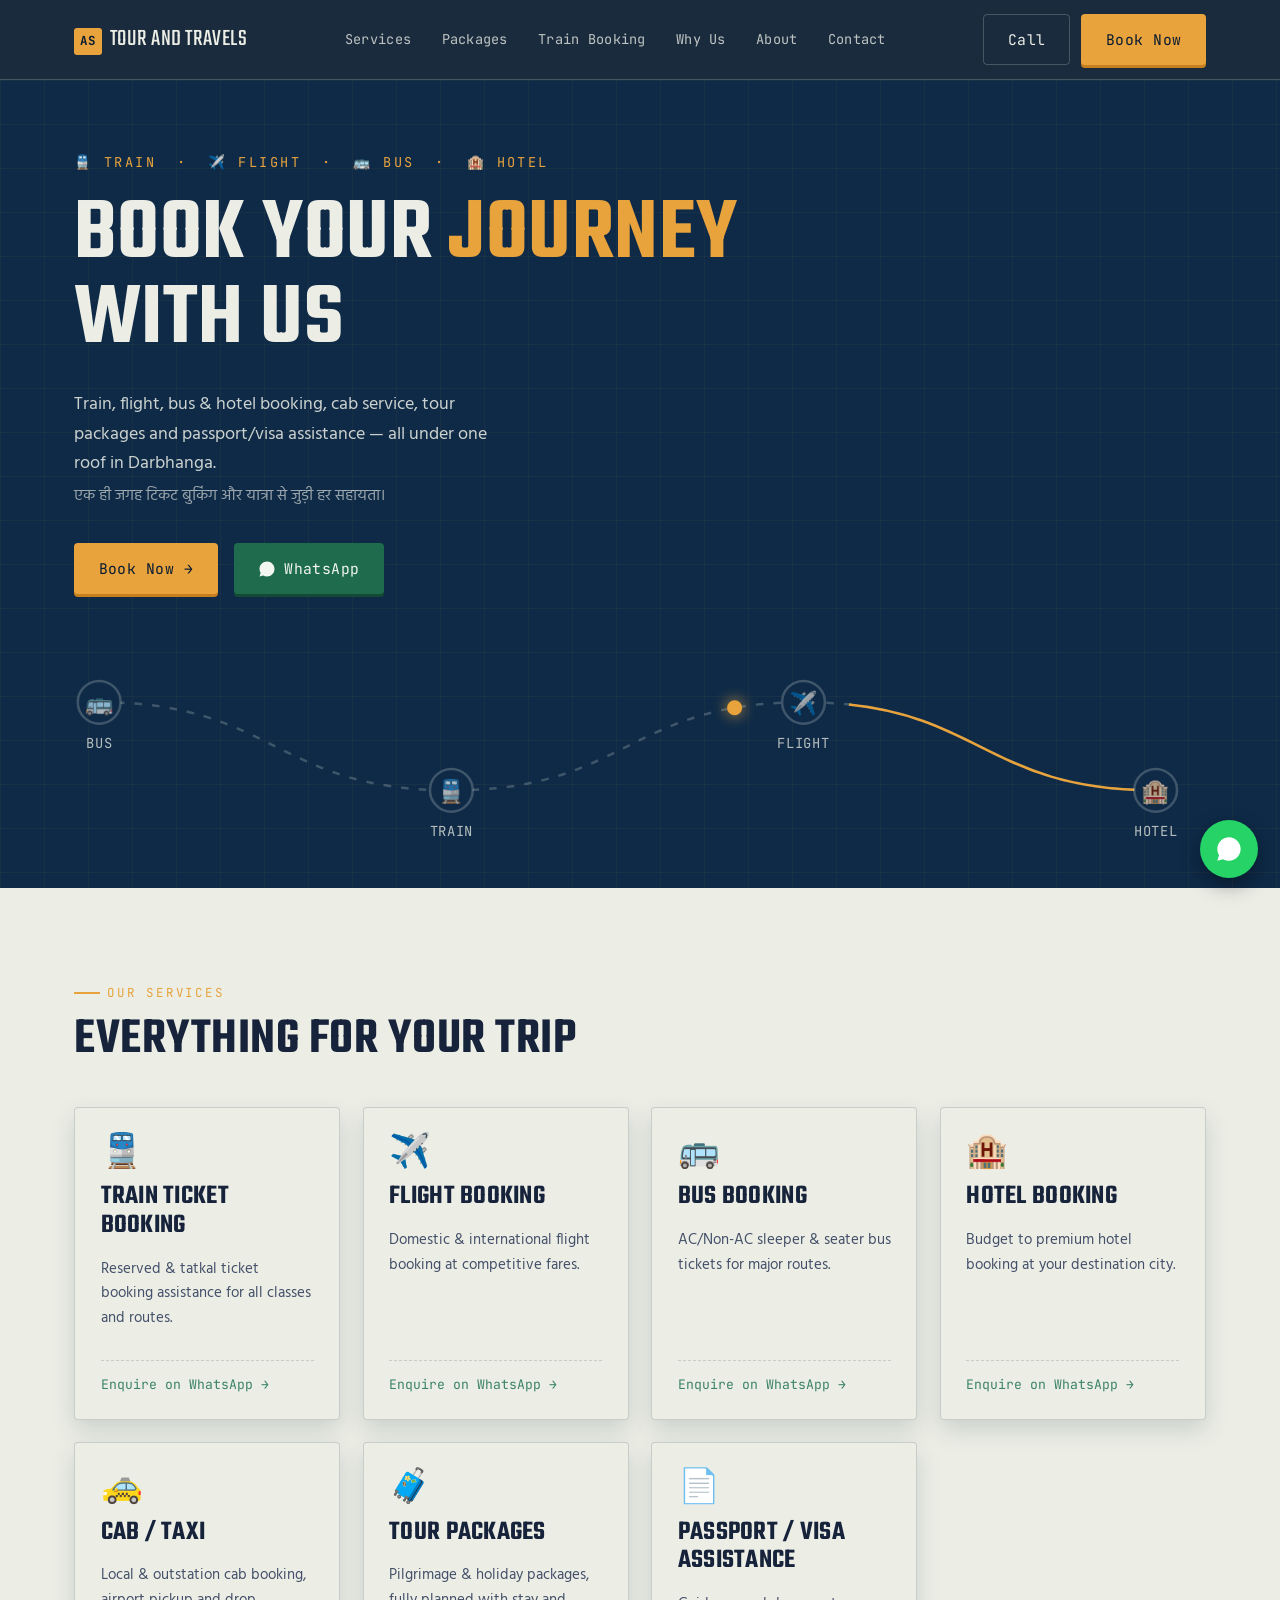
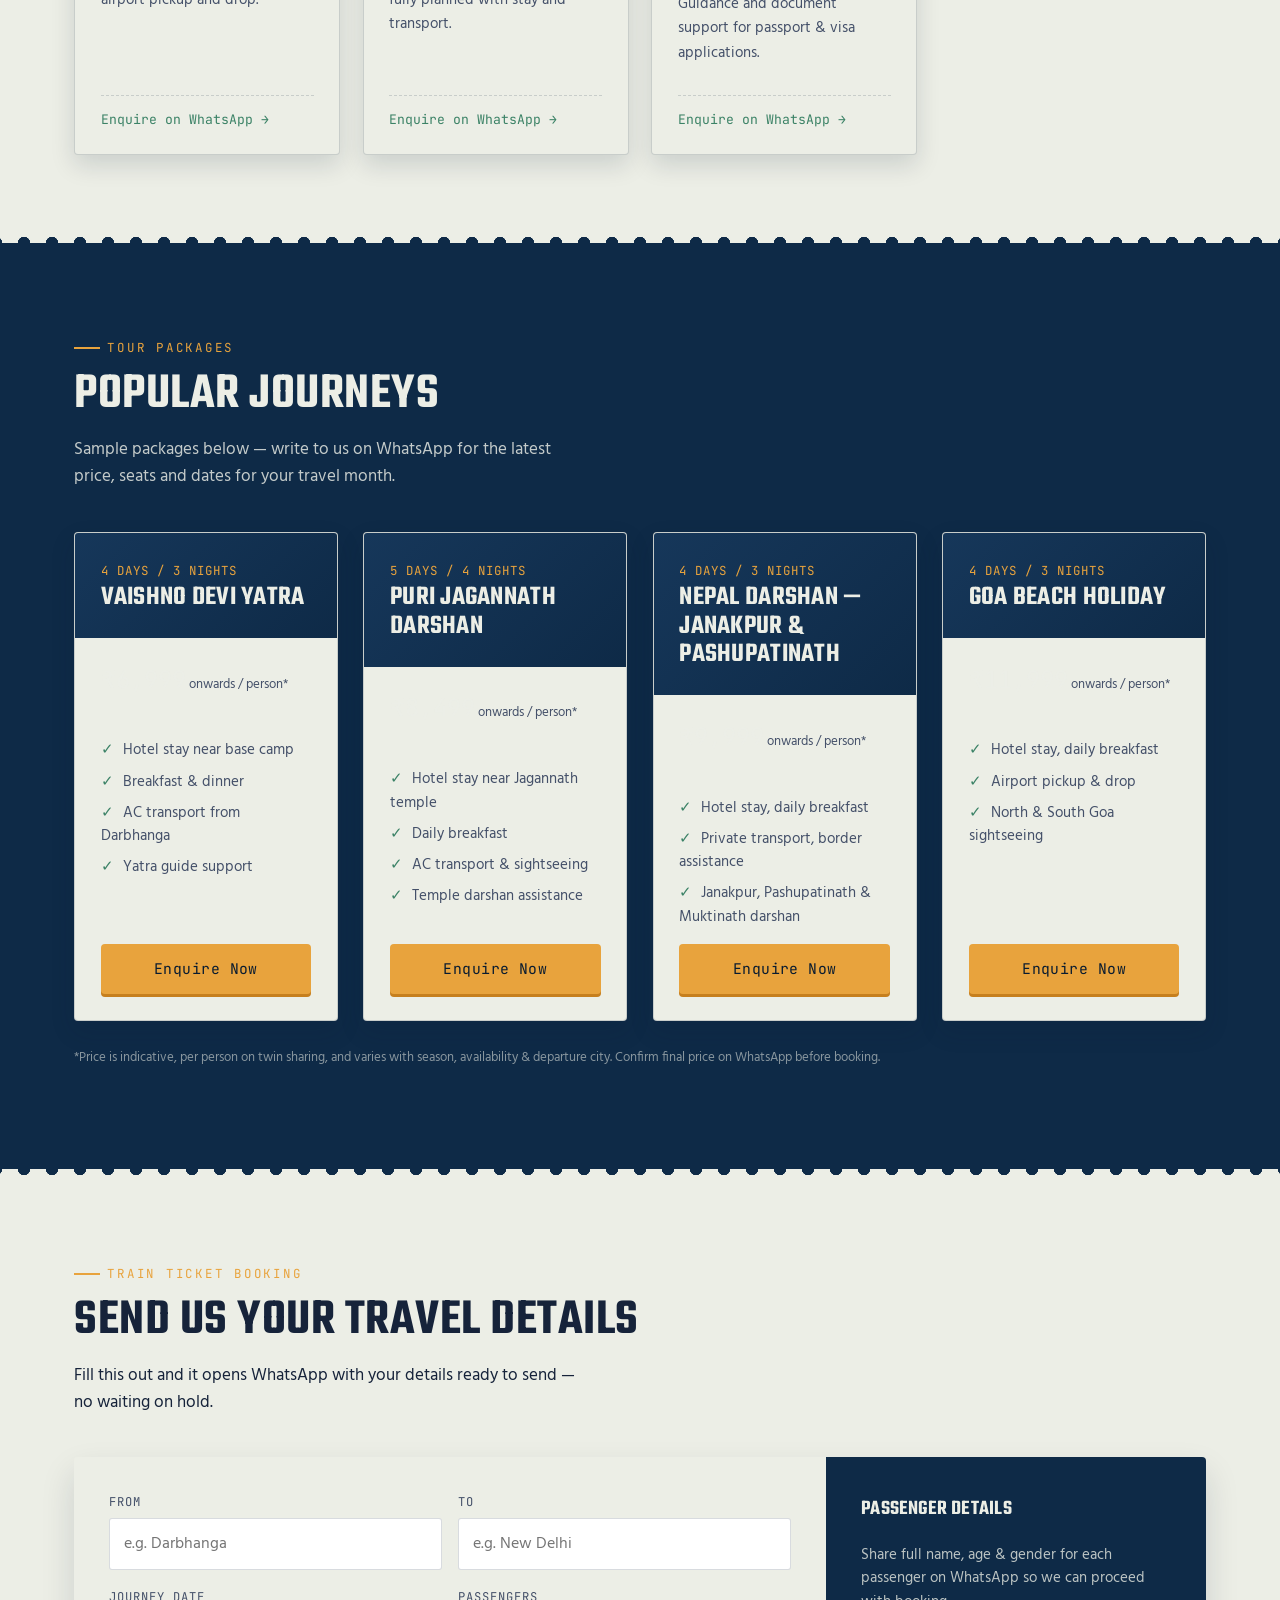
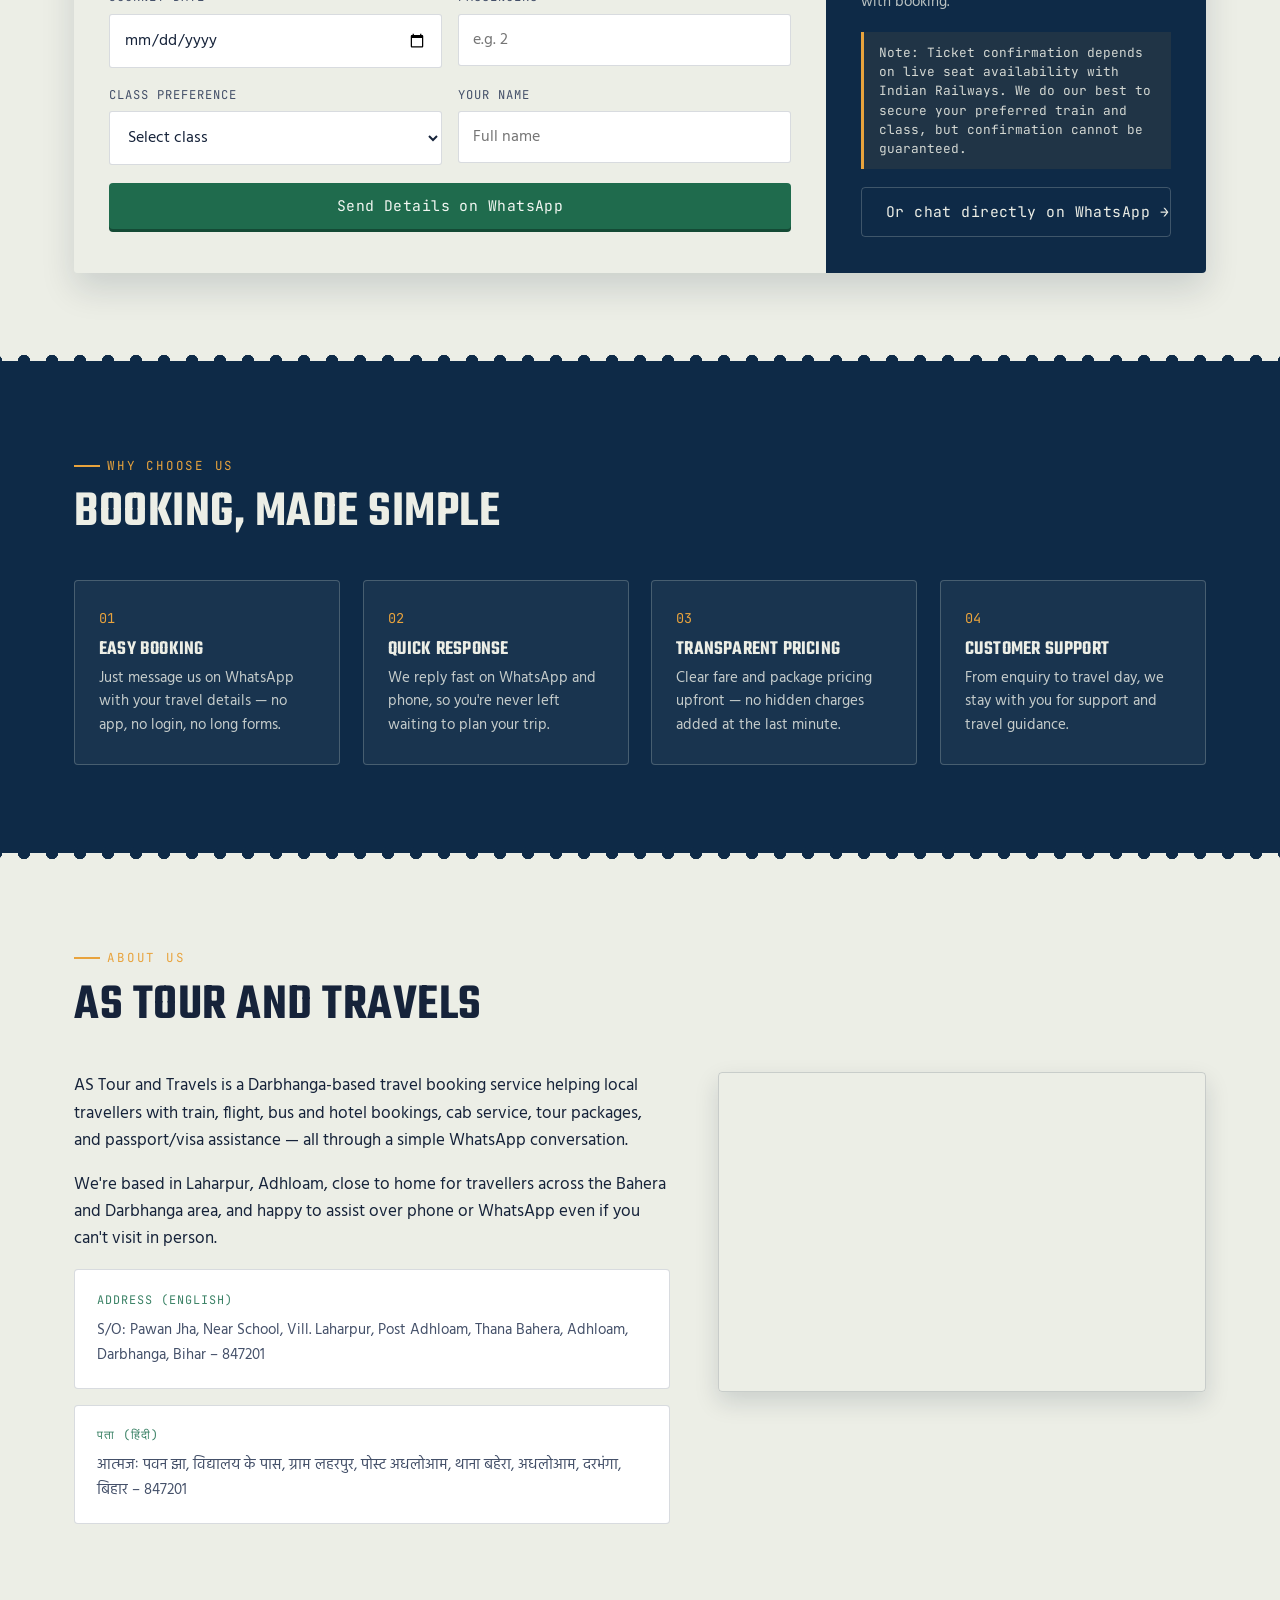
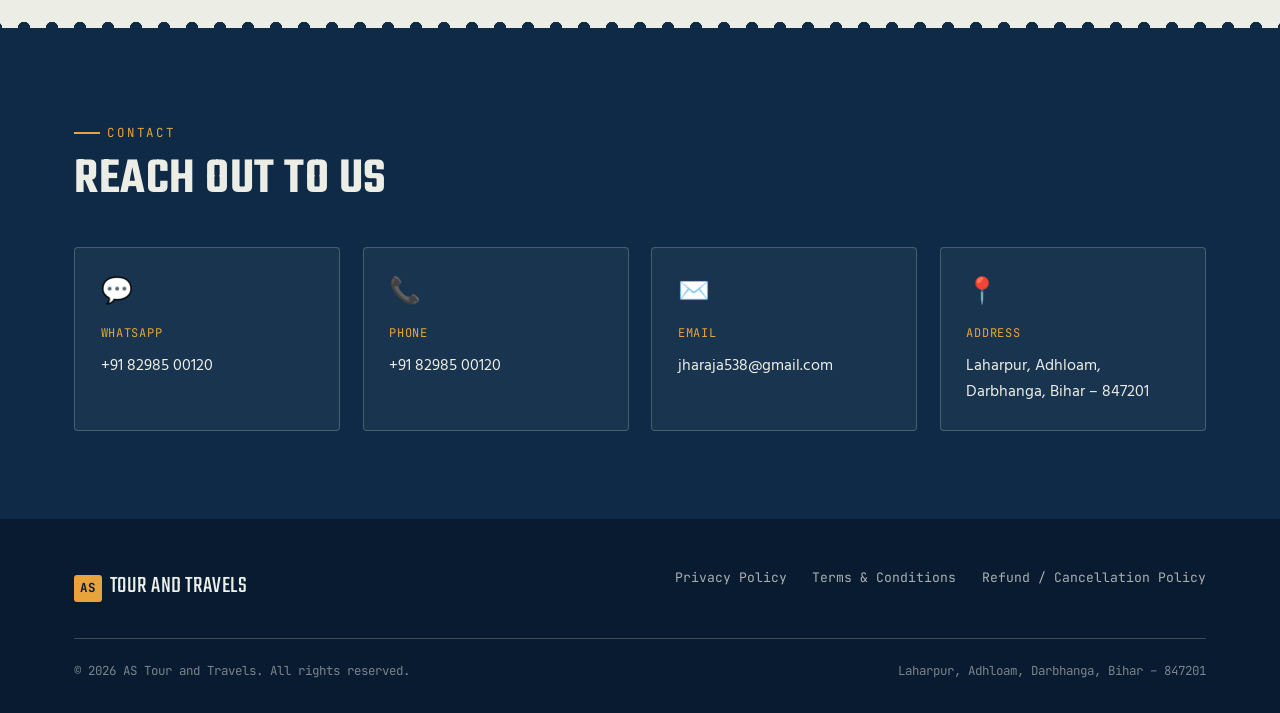
<file: index.html>
<!DOCTYPE html>
<html lang="en">
<head>
<meta charset="UTF-8">
<meta name="viewport" content="width=device-width, initial-scale=1.0">
<title>AS Tour and Travels — Book Your Journey With Us</title>
<meta name="description" content="AS Tour and Travels, Darbhanga — Train, Flight, Bus, Hotel booking, Cab/Taxi, Tour Packages & Passport/Visa assistance. Enquire directly on WhatsApp.">
<link rel="preconnect" href="https://fonts.googleapis.com">
<link rel="icon" type="image/png" href="favicon.png">
<link rel="preconnect" href="https://fonts.gstatic.com" crossorigin>
<link href="https://fonts.googleapis.com/css2?family=Teko:wght@500;600;700&family=Hind:wght@400;500;600&family=JetBrains+Mono:wght@400;500;700&display=swap" rel="stylesheet">
<link rel="stylesheet" href="style.css">
<noscript><style>.reveal{opacity:1 !important;transform:none !important;}</style></noscript>
</head>
<body>

<!-- ============================== NAV ============================== -->
<header class="nav">
  <div class="container">
    <a href="#home" class="brand">
      <span class="brand-mark">AS</span>
      <span class="brand-name">Tour and Travels</span>
    </a>
    <nav class="nav-links" id="nav-links">
      <a href="#services">Services</a>
      <a href="#packages">Packages</a>
      <a href="#train">Train Booking</a>
      <a href="#why-us">Why Us</a>
      <a href="#about">About</a>
      <a href="#contact">Contact</a>
    </nav>
    <div class="nav-cta">
      <a class="btn btn-outline" href="tel:+918298500120">Call</a>
      <a class="btn btn-primary" href="https://wa.me/918298500120?text=Namaste%20AS%20Tour%20and%20Travels%2C%20mujhe%20booking%20ke%20baare%20mein%20jaankari%20chahiye." target="_blank" rel="noopener">Book Now</a>
    </div>
    <button class="nav-toggle" id="nav-toggle" aria-label="Menu" aria-expanded="false">☰</button>
  </div>
</header>

<!-- ============================== HERO ============================== -->
<section class="hero" id="home">
  <div class="container">
    <p class="hero-tag">🚆 Train &nbsp;·&nbsp; ✈️ Flight &nbsp;·&nbsp; 🚌 Bus &nbsp;·&nbsp; 🏨 Hotel</p>
    <h1>Book Your <span class="accent">Journey</span><br>With Us</h1>
    <p class="hero-sub">
      Train, flight, bus &amp; hotel booking, cab service, tour packages and passport/visa assistance — all under one roof in Darbhanga.
      <span class="hi">एक ही जगह टिकट बुकिंग और यात्रा से जुड़ी हर सहायता।</span>
    </p>
    <div class="hero-actions">
      <a class="btn btn-primary" href="https://wa.me/918298500120?text=Namaste%20AS%20Tour%20and%20Travels%2C%20mujhe%20apni%20journey%20book%20karni%20hai.%20Please%20help." target="_blank" rel="noopener">Book Now →</a>
      <a class="btn btn-whatsapp" href="https://wa.me/918298500120?text=Namaste%2C%20mujhe%20booking%20ke%20baare%20mein%20jaankari%20chahiye." target="_blank" rel="noopener">
        <svg width="18" height="18" viewBox="0 0 24 24" fill="currentColor" aria-hidden="true"><path d="M17.5 14.4c-.3-.1-1.6-.8-1.9-.9-.2-.1-.4-.1-.6.1-.2.3-.7.9-.8 1-.2.2-.3.2-.5.1-.3-.1-1.2-.4-2.3-1.4-.8-.7-1.4-1.6-1.6-1.9-.2-.3 0-.5.1-.6.1-.1.3-.3.4-.5.1-.1.2-.3.3-.4.1-.2 0-.3 0-.5C11.5 9.9 11 8.7 10.8 8.2c-.2-.5-.4-.4-.6-.4h-.5c-.2 0-.5.1-.7.3-.2.3-.9.9-.9 2.1 0 1.2.9 2.4 1 2.6.1.2 1.8 2.8 4.4 3.9.6.3 1.1.4 1.5.5.6.2 1.2.2 1.6.1.5-.1 1.6-.6 1.8-1.3.2-.6.2-1.2.2-1.3-.1-.1-.2-.2-.5-.3zM12 2C6.5 2 2 6.5 2 12c0 1.9.5 3.6 1.5 5.2L2 22l4.9-1.3C8.4 21.5 10.1 22 12 22c5.5 0 10-4.5 10-10S17.5 2 12 2z"/></svg>
        WhatsApp
      </a>
    </div>

    <div class="route" aria-hidden="true">
      <svg class="route-svg" viewBox="0 0 900 150" xmlns="http://www.w3.org/2000/svg">
        <path class="route-line" d="M20,40 C160,40 160,110 300,110 C440,110 440,40 580,40 C720,40 720,110 860,110" />
        <path class="route-line-progress" d="M20,40 C160,40 160,110 300,110 C440,110 440,40 580,40 C720,40 720,110 860,110" />

        <g class="route-node">
          <circle cx="20" cy="40" r="17"></circle>
          <text x="20" y="47" text-anchor="middle" class="emoji">🚌</text>
          <text x="20" y="76" text-anchor="middle">Bus</text>
        </g>
        <g class="route-node">
          <circle cx="300" cy="110" r="17"></circle>
          <text x="300" y="117" text-anchor="middle" class="emoji">🚆</text>
          <text x="300" y="146" text-anchor="middle">Train</text>
        </g>
        <g class="route-node">
          <circle cx="580" cy="40" r="17"></circle>
          <text x="580" y="47" text-anchor="middle" class="emoji">✈️</text>
          <text x="580" y="76" text-anchor="middle">Flight</text>
        </g>
        <g class="route-node">
          <circle cx="860" cy="110" r="17"></circle>
          <text x="860" y="117" text-anchor="middle" class="emoji">🏨</text>
          <text x="860" y="146" text-anchor="middle">Hotel</text>
        </g>

        <circle class="route-dot" r="6">
          <animateMotion dur="3.2s" repeatCount="indefinite"
            path="M20,40 C160,40 160,110 300,110 C440,110 440,40 580,40 C720,40 720,110 860,110" />
        </circle>
      </svg>
    </div>
  </div>
</section>

<!-- ============================== SERVICES ============================== -->
<section id="services">
  <div class="container">
    <span class="eyebrow">Our Services</span>
    <h2>Everything For Your Trip</h2>

    <div class="services-grid">

      <div class="ticket service-card reveal">
        <span class="service-icon">🚆</span>
        <h3>Train Ticket Booking</h3>
        <p>Reserved &amp; tatkal ticket booking assistance for all classes and routes.</p>
        <a class="service-link" target="_blank" rel="noopener" href="https://wa.me/918298500120?text=Namaste%2C%20mujhe%20Train%20Ticket%20Booking%20ke%20baare%20mein%20jaankari%20chahiye.">Enquire on WhatsApp →</a>
      </div>

      <div class="ticket service-card reveal">
        <span class="service-icon">✈️</span>
        <h3>Flight Booking</h3>
        <p>Domestic &amp; international flight booking at competitive fares.</p>
        <a class="service-link" target="_blank" rel="noopener" href="https://wa.me/918298500120?text=Namaste%2C%20mujhe%20Flight%20Booking%20ke%20baare%20mein%20jaankari%20chahiye.">Enquire on WhatsApp →</a>
      </div>

      <div class="ticket service-card reveal">
        <span class="service-icon">🚌</span>
        <h3>Bus Booking</h3>
        <p>AC/Non-AC sleeper &amp; seater bus tickets for major routes.</p>
        <a class="service-link" target="_blank" rel="noopener" href="https://wa.me/918298500120?text=Namaste%2C%20mujhe%20Bus%20Booking%20ke%20baare%20mein%20jaankari%20chahiye.">Enquire on WhatsApp →</a>
      </div>

      <div class="ticket service-card reveal">
        <span class="service-icon">🏨</span>
        <h3>Hotel Booking</h3>
        <p>Budget to premium hotel booking at your destination city.</p>
        <a class="service-link" target="_blank" rel="noopener" href="https://wa.me/918298500120?text=Namaste%2C%20mujhe%20Hotel%20Booking%20ke%20baare%20mein%20jaankari%20chahiye.">Enquire on WhatsApp →</a>
      </div>

      <div class="ticket service-card reveal">
        <span class="service-icon">🚕</span>
        <h3>Cab / Taxi</h3>
        <p>Local &amp; outstation cab booking, airport pickup and drop.</p>
        <a class="service-link" target="_blank" rel="noopener" href="https://wa.me/918298500120?text=Namaste%2C%20mujhe%20Cab%2FTaxi%20booking%20ke%20baare%20mein%20jaankari%20chahiye.">Enquire on WhatsApp →</a>
      </div>

      <div class="ticket service-card reveal">
        <span class="service-icon">🧳</span>
        <h3>Tour Packages</h3>
        <p>Pilgrimage &amp; holiday packages, fully planned with stay and transport.</p>
        <a class="service-link" target="_blank" rel="noopener" href="https://wa.me/918298500120?text=Namaste%2C%20mujhe%20Tour%20Packages%20ke%20baare%20mein%20jaankari%20chahiye.">Enquire on WhatsApp →</a>
      </div>

      <div class="ticket service-card reveal">
        <span class="service-icon">📄</span>
        <h3>Passport / Visa Assistance</h3>
        <p>Guidance and document support for passport &amp; visa applications.</p>
        <a class="service-link" target="_blank" rel="noopener" href="https://wa.me/918298500120?text=Namaste%2C%20mujhe%20Passport%2FVisa%20assistance%20ke%20baare%20mein%20jaankari%20chahiye.">Enquire on WhatsApp →</a>
      </div>

    </div>
  </div>
</section>

<!-- ============================== PACKAGES ============================== -->
<section id="packages" class="section-dark perforated-top perforated-bottom">
  <div class="container">
    <span class="eyebrow">Tour Packages</span>
    <h2>Popular Journeys</h2>
    <p style="max-width:56ch">Sample packages below — write to us on WhatsApp for the latest price, seats and dates for your travel month.</p>

    <!-- NOTE for site owner: destinations / days / prices below are placeholders — please update with your real, current package details before publishing. -->
    <div class="packages-grid">

      <div class="ticket package-card reveal">
        <div class="package-head">
          <span class="package-days">4 Days / 3 Nights</span>
          <h3>Vaishno Devi Yatra</h3>
        </div>
        <div class="package-body">
          <p class="package-price">₹6,999<span> onwards / person*</span></p>
          <ul class="package-includes">
            <li>Hotel stay near base camp</li>
            <li>Breakfast &amp; dinner</li>
            <li>AC transport from Darbhanga</li>
            <li>Yatra guide support</li>
          </ul>
          <a class="btn btn-primary btn-block" target="_blank" rel="noopener" href="https://wa.me/918298500120?text=Namaste%2C%20mujhe%20Vaishno%20Devi%20Yatra%20package%20ke%20baare%20mein%20jaankari%20chahiye.">Enquire Now</a>
        </div>
      </div>

      <div class="ticket package-card reveal">
        <div class="package-head">
          <span class="package-days">5 Days / 4 Nights</span>
          <h3>Puri Jagannath Darshan</h3>
        </div>
        <div class="package-body">
          <p class="package-price">₹8,499<span> onwards / person*</span></p>
          <ul class="package-includes">
            <li>Hotel stay near Jagannath temple</li>
            <li>Daily breakfast</li>
            <li>AC transport &amp; sightseeing</li>
            <li>Temple darshan assistance</li>
          </ul>
          <a class="btn btn-primary btn-block" target="_blank" rel="noopener" href="https://wa.me/918298500120?text=Namaste%2C%20mujhe%20Puri%20Jagannath%20Darshan%20package%20ke%20baare%20mein%20jaankari%20chahiye.">Enquire Now</a>
        </div>
      </div>

      <div class="ticket package-card reveal">
        <div class="package-head">
          <span class="package-days">4 Days / 3 Nights</span>
          <h3>Nepal Darshan — Janakpur &amp; Pashupatinath</h3>
        </div>
        <div class="package-body">
          <p class="package-price">₹9,999<span> onwards / person*</span></p>
          <ul class="package-includes">
            <li>Hotel stay, daily breakfast</li>
            <li>Private transport, border assistance</li>
            <li>Janakpur, Pashupatinath &amp; Muktinath darshan</li>
          </ul>
          <a class="btn btn-primary btn-block" target="_blank" rel="noopener" href="https://wa.me/918298500120?text=Namaste%2C%20mujhe%20Nepal%20Darshan%20package%20ke%20baare%20mein%20jaankari%20chahiye.">Enquire Now</a>
        </div>
      </div>

      <div class="ticket package-card reveal">
        <div class="package-head">
          <span class="package-days">4 Days / 3 Nights</span>
          <h3>Goa Beach Holiday</h3>
        </div>
        <div class="package-body">
          <p class="package-price">₹11,999<span> onwards / person*</span></p>
          <ul class="package-includes">
            <li>Hotel stay, daily breakfast</li>
            <li>Airport pickup &amp; drop</li>
            <li>North &amp; South Goa sightseeing</li>
          </ul>
          <a class="btn btn-primary btn-block" target="_blank" rel="noopener" href="https://wa.me/918298500120?text=Namaste%2C%20mujhe%20Goa%20Beach%20Holiday%20package%20ke%20baare%20mein%20jaankari%20chahiye.">Enquire Now</a>
        </div>
      </div>

    </div>
    <p style="margin-top:1.6rem;font-size:0.82rem;color:rgba(236,238,230,0.55)">*Price is indicative, per person on twin sharing, and varies with season, availability &amp; departure city. Confirm final price on WhatsApp before booking.</p>
  </div>
</section>

<!-- ============================== TRAIN BOOKING ============================== -->
<section id="train">
  <div class="container">
    <span class="eyebrow">Train Ticket Booking</span>
    <h2>Send Us Your Travel Details</h2>
    <p style="max-width:56ch">Fill this out and it opens WhatsApp with your details ready to send — no waiting on hold.</p>

    <div class="counter reveal">
      <form class="counter-form" id="train-form">
        <div class="form-row">
          <div class="field">
            <label for="from">From</label>
            <input type="text" id="from" name="from" placeholder="e.g. Darbhanga" required>
          </div>
          <div class="field">
            <label for="to">To</label>
            <input type="text" id="to" name="to" placeholder="e.g. New Delhi" required>
          </div>
        </div>
        <div class="form-row">
          <div class="field">
            <label for="date">Journey Date</label>
            <input type="date" id="date" name="date" required>
          </div>
          <div class="field">
            <label for="passengers">Passengers</label>
            <input type="number" id="passengers" name="passengers" min="1" placeholder="e.g. 2">
          </div>
        </div>
        <div class="form-row">
          <div class="field">
            <label for="travelClass">Class Preference</label>
            <select id="travelClass" name="travelClass">
              <option value="">Select class</option>
              <option>Sleeper (SL)</option>
              <option>AC 3 Tier (3A)</option>
              <option>AC 2 Tier (2A)</option>
              <option>AC First Class (1A)</option>
              <option>AC Chair Car (CC)</option>
              <option>General</option>
            </select>
          </div>
          <div class="field">
            <label for="name">Your Name</label>
            <input type="text" id="name" name="name" placeholder="Full name">
          </div>
        </div>
        <button type="submit" class="btn btn-whatsapp btn-block">Send Details on WhatsApp</button>
      </form>

      <div class="counter-side">
        <h4>Passenger Details</h4>
        <p>Share full name, age &amp; gender for each passenger on WhatsApp so we can proceed with booking.</p>
        <div class="notice">
          Note: Ticket confirmation depends on live seat availability with Indian Railways. We do our best to secure your preferred train and class, but confirmation cannot be guaranteed.
        </div>
        <a class="btn btn-outline" target="_blank" rel="noopener" href="https://wa.me/918298500120?text=Namaste%2C%20mujhe%20Train%20Ticket%20Booking%20ke%20baare%20mein%20jaankari%20chahiye.">Or chat directly on WhatsApp →</a>
      </div>
    </div>
  </div>
</section>

<!-- ============================== WHY CHOOSE US ============================== -->
<section id="why-us" class="section-dark perforated-top perforated-bottom">
  <div class="container">
    <span class="eyebrow">Why Choose Us</span>
    <h2>Booking, Made Simple</h2>

    <div class="why-grid">
      <div class="why-card reveal">
        <span class="why-num">01</span>
        <h3>Easy Booking</h3>
        <p>Just message us on WhatsApp with your travel details — no app, no login, no long forms.</p>
      </div>
      <div class="why-card reveal">
        <span class="why-num">02</span>
        <h3>Quick Response</h3>
        <p>We reply fast on WhatsApp and phone, so you're never left waiting to plan your trip.</p>
      </div>
      <div class="why-card reveal">
        <span class="why-num">03</span>
        <h3>Transparent Pricing</h3>
        <p>Clear fare and package pricing upfront — no hidden charges added at the last minute.</p>
      </div>
      <div class="why-card reveal">
        <span class="why-num">04</span>
        <h3>Customer Support</h3>
        <p>From enquiry to travel day, we stay with you for support and travel guidance.</p>
      </div>
    </div>
  </div>
</section>

<!-- ============================== ABOUT ============================== -->
<section id="about">
  <div class="container">
    <span class="eyebrow">About Us</span>
    <h2>AS Tour and Travels</h2>

    <div class="about-grid">
      <div class="reveal">
        <p>AS Tour and Travels is a Darbhanga-based travel booking service helping local travellers with train, flight, bus and hotel bookings, cab service, tour packages, and passport/visa assistance — all through a simple WhatsApp conversation.</p>
        <p>We're based in Laharpur, Adhloam, close to home for travellers across the Bahera and Darbhanga area, and happy to assist over phone or WhatsApp even if you can't visit in person.</p>

        <div class="addr-block">
          <span class="lbl">Address (English)</span>
          <p>S/O: Pawan Jha, Near School, Vill. Laharpur, Post Adhloam, Thana Bahera, Adhloam, Darbhanga, Bihar – 847201</p>
        </div>
        <div class="addr-block">
          <span class="lbl">पता (हिंदी)</span>
          <p>आत्मजः पवन झा, विद्यालय के पास, ग्राम लहरपुर, पोस्ट अधलोआम, थाना बहेरा, अधलोआम, दरभंगा, बिहार – 847201</p>
        </div>
      </div>

      <div class="map-frame reveal">
        <iframe
          src="https://www.google.com/maps?q=Vill%20Laharpur%2C%20Post%20Adhloam%2C%20Thana%20Bahera%2C%20Darbhanga%2C%20Bihar%20847201&output=embed"
          loading="lazy"
          referrerpolicy="no-referrer-when-downgrade"
          title="AS Tour and Travels location"></iframe>
      </div>
    </div>
  </div>
</section>

<!-- ============================== CONTACT ============================== -->
<section id="contact" class="section-dark perforated-top">
  <div class="container">
    <span class="eyebrow">Contact</span>
    <h2>Reach Out To Us</h2>

    <div class="contact-grid">
      <a class="contact-card reveal" target="_blank" rel="noopener" href="https://wa.me/918298500120?text=Namaste%2C%20mujhe%20booking%20ke%20baare%20mein%20jaankari%20chahiye.">
        <span class="contact-icon">💬</span>
        <span class="lbl">WhatsApp</span>
        <span class="val">+91 82985 00120</span>
      </a>
      <a class="contact-card reveal" href="tel:+918298500120">
        <span class="contact-icon">📞</span>
        <span class="lbl">Phone</span>
        <span class="val">+91 82985 00120</span>
      </a>
      <a class="contact-card reveal" href="mailto:jharaja538@gmail.com">
        <span class="contact-icon">✉️</span>
        <span class="lbl">Email</span>
        <span class="val">jharaja538@gmail.com</span>
      </a>
      <a class="contact-card reveal" target="_blank" rel="noopener" href="https://www.google.com/maps?q=Vill%20Laharpur%2C%20Post%20Adhloam%2C%20Thana%20Bahera%2C%20Darbhanga%2C%20Bihar%20847201">
        <span class="contact-icon">📍</span>
        <span class="lbl">Address</span>
        <span class="val">Laharpur, Adhloam, Darbhanga, Bihar – 847201</span>
      </a>
    </div>
  </div>
</section>

<!-- ============================== FOOTER ============================== -->
<footer>
  <div class="container">
    <div class="footer-top">
      <a href="#home" class="brand">
        <span class="brand-mark">AS</span>
        <span class="brand-name" style="color:#ECF0EA">Tour and Travels</span>
      </a>
      <nav class="footer-links">
        <a href="privacy-policy.html">Privacy Policy</a>
        <a href="terms.html">Terms &amp; Conditions</a>
        <a href="refund-policy.html">Refund / Cancellation Policy</a>
      </nav>
    </div>
    <div class="footer-bottom">
      <span>© <span data-year></span> AS Tour and Travels. All rights reserved.</span>
      <span>Laharpur, Adhloam, Darbhanga, Bihar – 847201</span>
    </div>
  </div>
</footer>

<!-- ============================== FLOATING WHATSAPP ============================== -->
<a class="fab-whatsapp" target="_blank" rel="noopener" aria-label="Chat on WhatsApp"
   href="https://wa.me/918298500120?text=Namaste%2C%20mujhe%20booking%20ke%20baare%20mein%20jaankari%20chahiye.">
  <svg viewBox="0 0 24 24" fill="#fff" aria-hidden="true"><path d="M17.5 14.4c-.3-.1-1.6-.8-1.9-.9-.2-.1-.4-.1-.6.1-.2.3-.7.9-.8 1-.2.2-.3.2-.5.1-.3-.1-1.2-.4-2.3-1.4-.8-.7-1.4-1.6-1.6-1.9-.2-.3 0-.5.1-.6.1-.1.3-.3.4-.5.1-.1.2-.3.3-.4.1-.2 0-.3 0-.5C11.5 9.9 11 8.7 10.8 8.2c-.2-.5-.4-.4-.6-.4h-.5c-.2 0-.5.1-.7.3-.2.3-.9.9-.9 2.1 0 1.2.9 2.4 1 2.6.1.2 1.8 2.8 4.4 3.9.6.3 1.1.4 1.5.5.6.2 1.2.2 1.6.1.5-.1 1.6-.6 1.8-1.3.2-.6.2-1.2.2-1.3-.1-.1-.2-.2-.5-.3zM12 2C6.5 2 2 6.5 2 12c0 1.9.5 3.6 1.5 5.2L2 22l4.9-1.3C8.4 21.5 10.1 22 12 22c5.5 0 10-4.5 10-10S17.5 2 12 2z"/></svg>
</a>

<script src="script.js"></script>
</body>
</html>
</file>
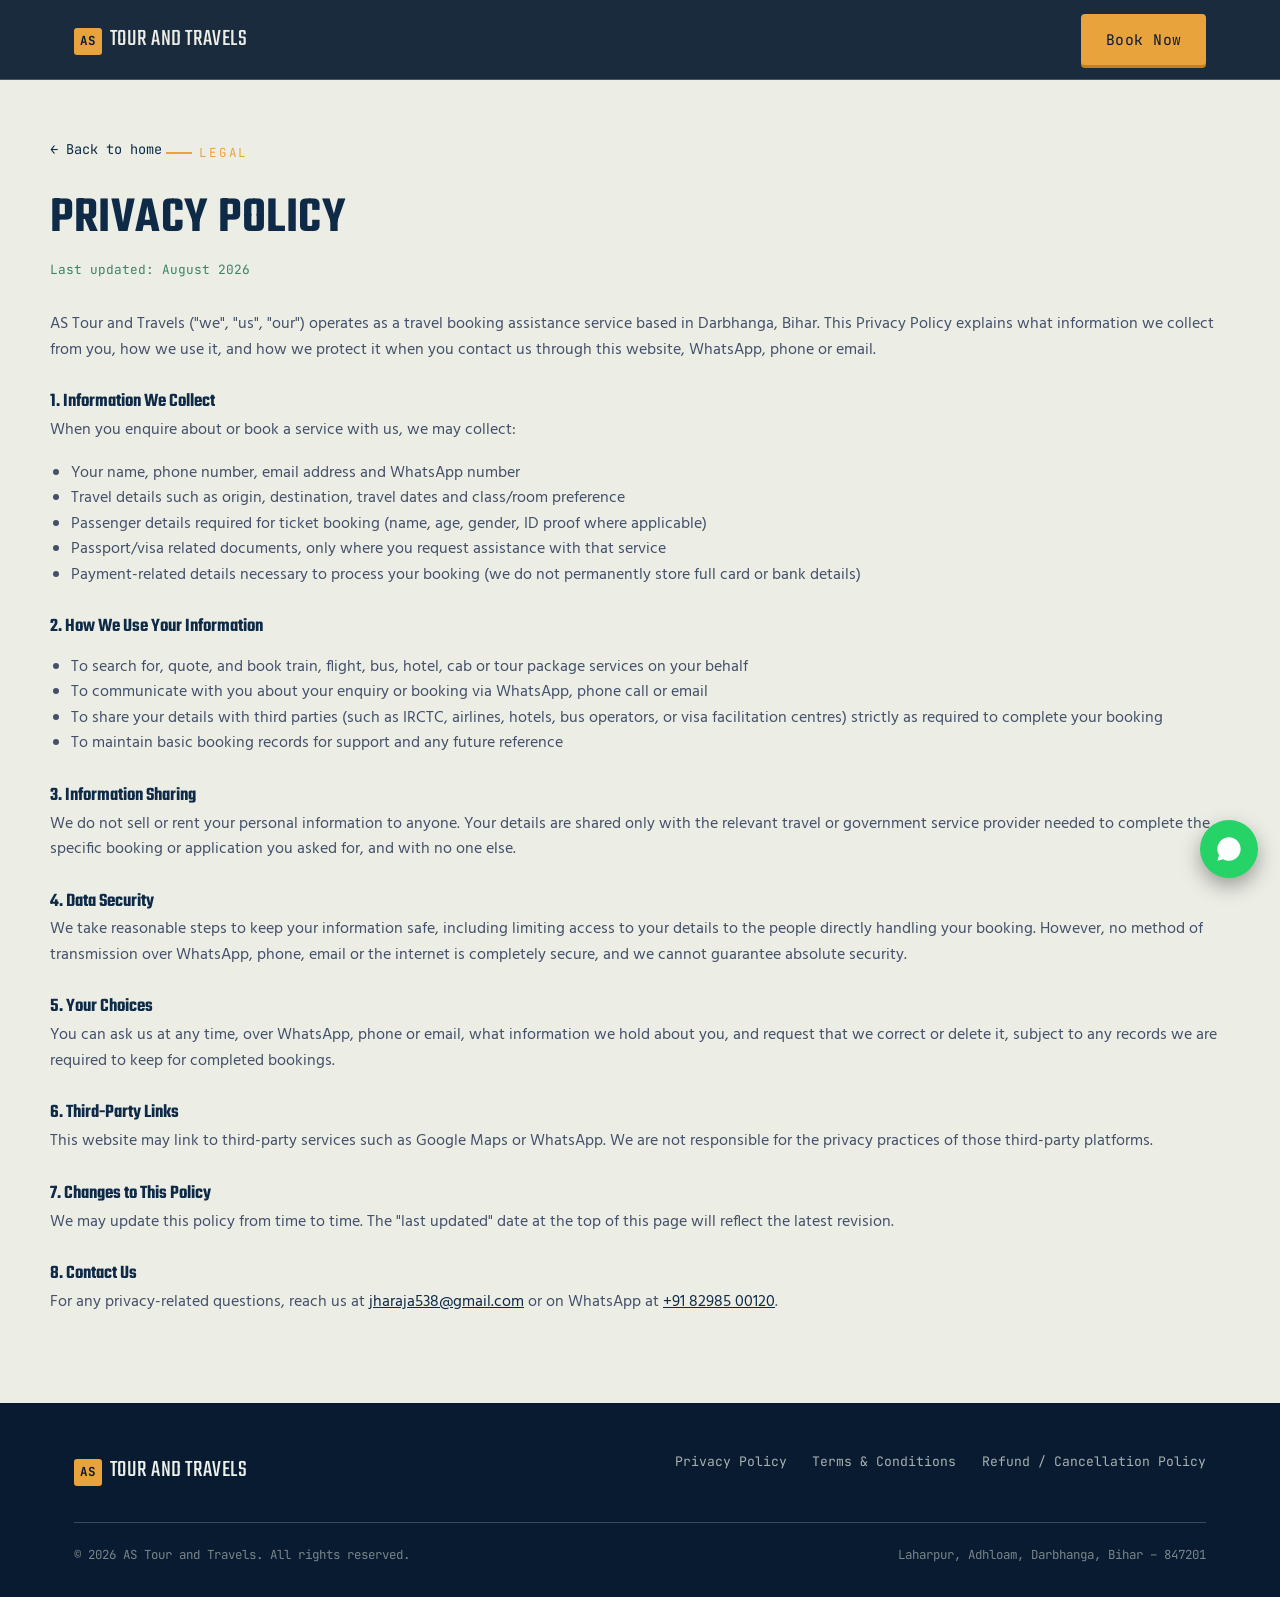
<file: privacy-policy.html>
<!DOCTYPE html>
<html lang="en">
<head>
<meta charset="UTF-8">
<meta name="viewport" content="width=device-width, initial-scale=1.0">
<title>Privacy Policy — AS Tour and Travels</title>
<link rel="preconnect" href="https://fonts.googleapis.com">
<link rel="preconnect" href="https://fonts.gstatic.com" crossorigin>
<link href="https://fonts.googleapis.com/css2?family=Teko:wght@500;600;700&family=Hind:wght@400;500;600&family=JetBrains+Mono:wght@400;500;700&display=swap" rel="stylesheet">
<link rel="stylesheet" href="style.css">
<noscript><style>.reveal{opacity:1 !important;transform:none !important;}</style></noscript>
</head>
<body class="policy-page">

<header class="nav">
  <div class="container">
    <a href="index.html" class="brand">
      <span class="brand-mark">AS</span>
      <span class="brand-name">Tour and Travels</span>
    </a>
    <div class="nav-cta">
      <a class="btn btn-primary" href="https://wa.me/918298500120?text=Namaste%20AS%20Tour%20and%20Travels%2C%20mujhe%20booking%20ke%20baare%20mein%20jaankari%20chahiye." target="_blank" rel="noopener">Book Now</a>
    </div>
  </div>
</header>

<main class="container">
  <a class="policy-back" href="index.html">← Back to home</a>
  <span class="eyebrow">Legal</span>
  <h2>Privacy Policy</h2>
  <span class="policy-updated">Last updated: August 2026</span>

  <p>AS Tour and Travels ("we", "us", "our") operates as a travel booking assistance service based in Darbhanga, Bihar. This Privacy Policy explains what information we collect from you, how we use it, and how we protect it when you contact us through this website, WhatsApp, phone or email.</p>

  <h3>1. Information We Collect</h3>
  <p>When you enquire about or book a service with us, we may collect:</p>
  <ul>
    <li>Your name, phone number, email address and WhatsApp number</li>
    <li>Travel details such as origin, destination, travel dates and class/room preference</li>
    <li>Passenger details required for ticket booking (name, age, gender, ID proof where applicable)</li>
    <li>Passport/visa related documents, only where you request assistance with that service</li>
    <li>Payment-related details necessary to process your booking (we do not permanently store full card or bank details)</li>
  </ul>

  <h3>2. How We Use Your Information</h3>
  <ul>
    <li>To search for, quote, and book train, flight, bus, hotel, cab or tour package services on your behalf</li>
    <li>To communicate with you about your enquiry or booking via WhatsApp, phone call or email</li>
    <li>To share your details with third parties (such as IRCTC, airlines, hotels, bus operators, or visa facilitation centres) strictly as required to complete your booking</li>
    <li>To maintain basic booking records for support and any future reference</li>
  </ul>

  <h3>3. Information Sharing</h3>
  <p>We do not sell or rent your personal information to anyone. Your details are shared only with the relevant travel or government service provider needed to complete the specific booking or application you asked for, and with no one else.</p>

  <h3>4. Data Security</h3>
  <p>We take reasonable steps to keep your information safe, including limiting access to your details to the people directly handling your booking. However, no method of transmission over WhatsApp, phone, email or the internet is completely secure, and we cannot guarantee absolute security.</p>

  <h3>5. Your Choices</h3>
  <p>You can ask us at any time, over WhatsApp, phone or email, what information we hold about you, and request that we correct or delete it, subject to any records we are required to keep for completed bookings.</p>

  <h3>6. Third-Party Links</h3>
  <p>This website may link to third-party services such as Google Maps or WhatsApp. We are not responsible for the privacy practices of those third-party platforms.</p>

  <h3>7. Changes to This Policy</h3>
  <p>We may update this policy from time to time. The "last updated" date at the top of this page will reflect the latest revision.</p>

  <h3>8. Contact Us</h3>
  <p>For any privacy-related questions, reach us at <a href="mailto:jharaja538@gmail.com" style="color:var(--navy);text-decoration:underline">jharaja538@gmail.com</a> or on WhatsApp at <a href="https://wa.me/918298500120" target="_blank" rel="noopener" style="color:var(--navy);text-decoration:underline">+91 82985 00120</a>.</p>
</main>

<footer>
  <div class="container">
    <div class="footer-top">
      <a href="index.html" class="brand">
        <span class="brand-mark">AS</span>
        <span class="brand-name" style="color:#ECF0EA">Tour and Travels</span>
      </a>
      <nav class="footer-links">
        <a href="privacy-policy.html">Privacy Policy</a>
        <a href="terms.html">Terms &amp; Conditions</a>
        <a href="refund-policy.html">Refund / Cancellation Policy</a>
      </nav>
    </div>
    <div class="footer-bottom">
      <span>© <span data-year></span> AS Tour and Travels. All rights reserved.</span>
      <span>Laharpur, Adhloam, Darbhanga, Bihar – 847201</span>
    </div>
  </div>
</footer>

<a class="fab-whatsapp" target="_blank" rel="noopener" aria-label="Chat on WhatsApp"
   href="https://wa.me/918298500120?text=Namaste%2C%20mujhe%20booking%20ke%20baare%20mein%20jaankari%20chahiye.">
  <svg viewBox="0 0 24 24" fill="#fff" aria-hidden="true"><path d="M17.5 14.4c-.3-.1-1.6-.8-1.9-.9-.2-.1-.4-.1-.6.1-.2.3-.7.9-.8 1-.2.2-.3.2-.5.1-.3-.1-1.2-.4-2.3-1.4-.8-.7-1.4-1.6-1.6-1.9-.2-.3 0-.5.1-.6.1-.1.3-.3.4-.5.1-.1.2-.3.3-.4.1-.2 0-.3 0-.5C11.5 9.9 11 8.7 10.8 8.2c-.2-.5-.4-.4-.6-.4h-.5c-.2 0-.5.1-.7.3-.2.3-.9.9-.9 2.1 0 1.2.9 2.4 1 2.6.1.2 1.8 2.8 4.4 3.9.6.3 1.1.4 1.5.5.6.2 1.2.2 1.6.1.5-.1 1.6-.6 1.8-1.3.2-.6.2-1.2.2-1.3-.1-.1-.2-.2-.5-.3zM12 2C6.5 2 2 6.5 2 12c0 1.9.5 3.6 1.5 5.2L2 22l4.9-1.3C8.4 21.5 10.1 22 12 22c5.5 0 10-4.5 10-10S17.5 2 12 2z"/></svg>
</a>

<script src="script.js"></script>
</body>
</html>
</file>
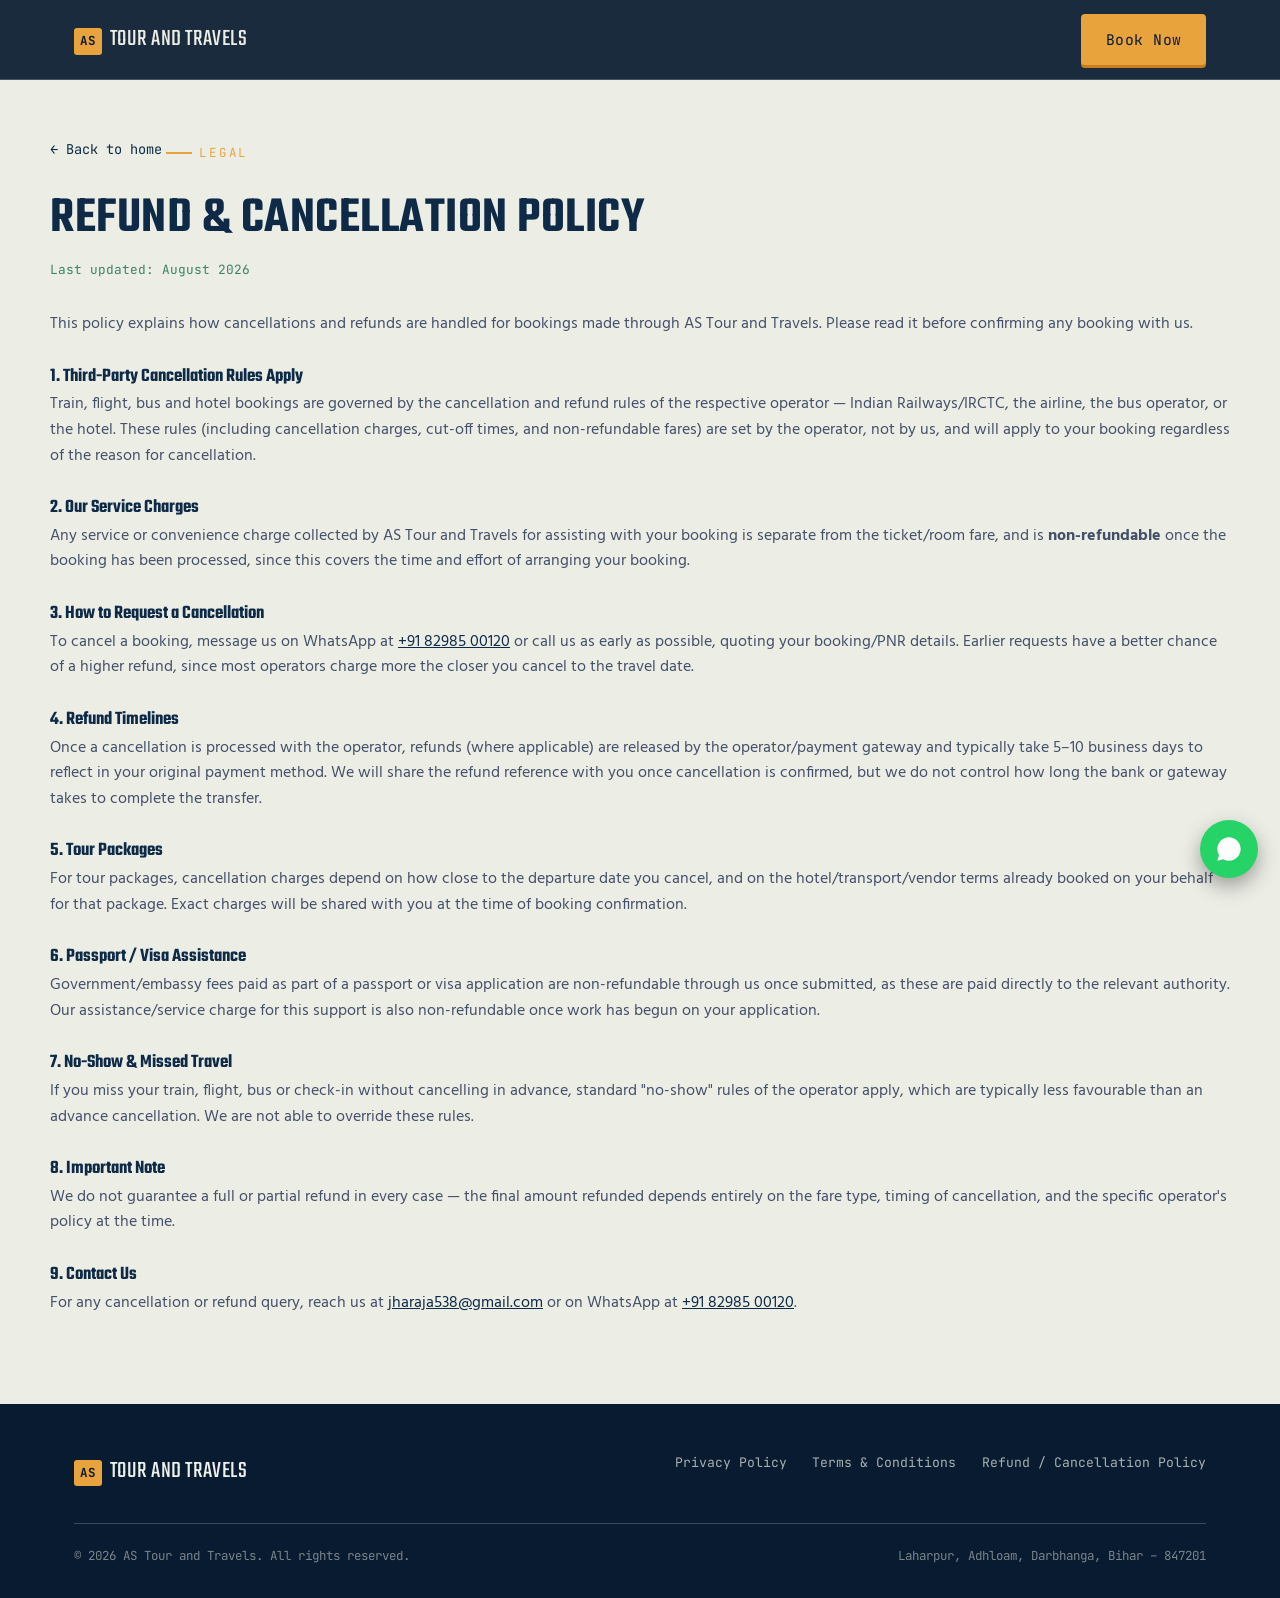
<file: refund-policy.html>
<!DOCTYPE html>
<html lang="en">
<head>
<meta charset="UTF-8">
<meta name="viewport" content="width=device-width, initial-scale=1.0">
<title>Refund &amp; Cancellation Policy — AS Tour and Travels</title>
<link rel="preconnect" href="https://fonts.googleapis.com">
<link rel="preconnect" href="https://fonts.gstatic.com" crossorigin>
<link href="https://fonts.googleapis.com/css2?family=Teko:wght@500;600;700&family=Hind:wght@400;500;600&family=JetBrains+Mono:wght@400;500;700&display=swap" rel="stylesheet">
<link rel="stylesheet" href="style.css">
<noscript><style>.reveal{opacity:1 !important;transform:none !important;}</style></noscript>
</head>
<body class="policy-page">

<header class="nav">
  <div class="container">
    <a href="index.html" class="brand">
      <span class="brand-mark">AS</span>
      <span class="brand-name">Tour and Travels</span>
    </a>
    <div class="nav-cta">
      <a class="btn btn-primary" href="https://wa.me/918298500120?text=Namaste%20AS%20Tour%20and%20Travels%2C%20mujhe%20booking%20ke%20baare%20mein%20jaankari%20chahiye." target="_blank" rel="noopener">Book Now</a>
    </div>
  </div>
</header>

<main class="container">
  <a class="policy-back" href="index.html">← Back to home</a>
  <span class="eyebrow">Legal</span>
  <h2>Refund &amp; Cancellation Policy</h2>
  <span class="policy-updated">Last updated: August 2026</span>

  <p>This policy explains how cancellations and refunds are handled for bookings made through AS Tour and Travels. Please read it before confirming any booking with us.</p>

  <h3>1. Third-Party Cancellation Rules Apply</h3>
  <p>Train, flight, bus and hotel bookings are governed by the cancellation and refund rules of the respective operator — Indian Railways/IRCTC, the airline, the bus operator, or the hotel. These rules (including cancellation charges, cut-off times, and non-refundable fares) are set by the operator, not by us, and will apply to your booking regardless of the reason for cancellation.</p>

  <h3>2. Our Service Charges</h3>
  <p>Any service or convenience charge collected by AS Tour and Travels for assisting with your booking is separate from the ticket/room fare, and is <strong>non-refundable</strong> once the booking has been processed, since this covers the time and effort of arranging your booking.</p>

  <h3>3. How to Request a Cancellation</h3>
  <p>To cancel a booking, message us on WhatsApp at <a href="https://wa.me/918298500120" target="_blank" rel="noopener" style="color:var(--navy);text-decoration:underline">+91 82985 00120</a> or call us as early as possible, quoting your booking/PNR details. Earlier requests have a better chance of a higher refund, since most operators charge more the closer you cancel to the travel date.</p>

  <h3>4. Refund Timelines</h3>
  <p>Once a cancellation is processed with the operator, refunds (where applicable) are released by the operator/payment gateway and typically take 5–10 business days to reflect in your original payment method. We will share the refund reference with you once cancellation is confirmed, but we do not control how long the bank or gateway takes to complete the transfer.</p>

  <h3>5. Tour Packages</h3>
  <p>For tour packages, cancellation charges depend on how close to the departure date you cancel, and on the hotel/transport/vendor terms already booked on your behalf for that package. Exact charges will be shared with you at the time of booking confirmation.</p>

  <h3>6. Passport / Visa Assistance</h3>
  <p>Government/embassy fees paid as part of a passport or visa application are non-refundable through us once submitted, as these are paid directly to the relevant authority. Our assistance/service charge for this support is also non-refundable once work has begun on your application.</p>

  <h3>7. No-Show &amp; Missed Travel</h3>
  <p>If you miss your train, flight, bus or check-in without cancelling in advance, standard "no-show" rules of the operator apply, which are typically less favourable than an advance cancellation. We are not able to override these rules.</p>

  <h3>8. Important Note</h3>
  <p>We do not guarantee a full or partial refund in every case — the final amount refunded depends entirely on the fare type, timing of cancellation, and the specific operator's policy at the time.</p>

  <h3>9. Contact Us</h3>
  <p>For any cancellation or refund query, reach us at <a href="mailto:jharaja538@gmail.com" style="color:var(--navy);text-decoration:underline">jharaja538@gmail.com</a> or on WhatsApp at <a href="https://wa.me/918298500120" target="_blank" rel="noopener" style="color:var(--navy);text-decoration:underline">+91 82985 00120</a>.</p>
</main>

<footer>
  <div class="container">
    <div class="footer-top">
      <a href="index.html" class="brand">
        <span class="brand-mark">AS</span>
        <span class="brand-name" style="color:#ECF0EA">Tour and Travels</span>
      </a>
      <nav class="footer-links">
        <a href="privacy-policy.html">Privacy Policy</a>
        <a href="terms.html">Terms &amp; Conditions</a>
        <a href="refund-policy.html">Refund / Cancellation Policy</a>
      </nav>
    </div>
    <div class="footer-bottom">
      <span>© <span data-year></span> AS Tour and Travels. All rights reserved.</span>
      <span>Laharpur, Adhloam, Darbhanga, Bihar – 847201</span>
    </div>
  </div>
</footer>

<a class="fab-whatsapp" target="_blank" rel="noopener" aria-label="Chat on WhatsApp"
   href="https://wa.me/918298500120?text=Namaste%2C%20mujhe%20booking%20ke%20baare%20mein%20jaankari%20chahiye.">
  <svg viewBox="0 0 24 24" fill="#fff" aria-hidden="true"><path d="M17.5 14.4c-.3-.1-1.6-.8-1.9-.9-.2-.1-.4-.1-.6.1-.2.3-.7.9-.8 1-.2.2-.3.2-.5.1-.3-.1-1.2-.4-2.3-1.4-.8-.7-1.4-1.6-1.6-1.9-.2-.3 0-.5.1-.6.1-.1.3-.3.4-.5.1-.1.2-.3.3-.4.1-.2 0-.3 0-.5C11.5 9.9 11 8.7 10.8 8.2c-.2-.5-.4-.4-.6-.4h-.5c-.2 0-.5.1-.7.3-.2.3-.9.9-.9 2.1 0 1.2.9 2.4 1 2.6.1.2 1.8 2.8 4.4 3.9.6.3 1.1.4 1.5.5.6.2 1.2.2 1.6.1.5-.1 1.6-.6 1.8-1.3.2-.6.2-1.2.2-1.3-.1-.1-.2-.2-.5-.3zM12 2C6.5 2 2 6.5 2 12c0 1.9.5 3.6 1.5 5.2L2 22l4.9-1.3C8.4 21.5 10.1 22 12 22c5.5 0 10-4.5 10-10S17.5 2 12 2z"/></svg>
</a>

<script src="script.js"></script>
</body>
</html>
</file>
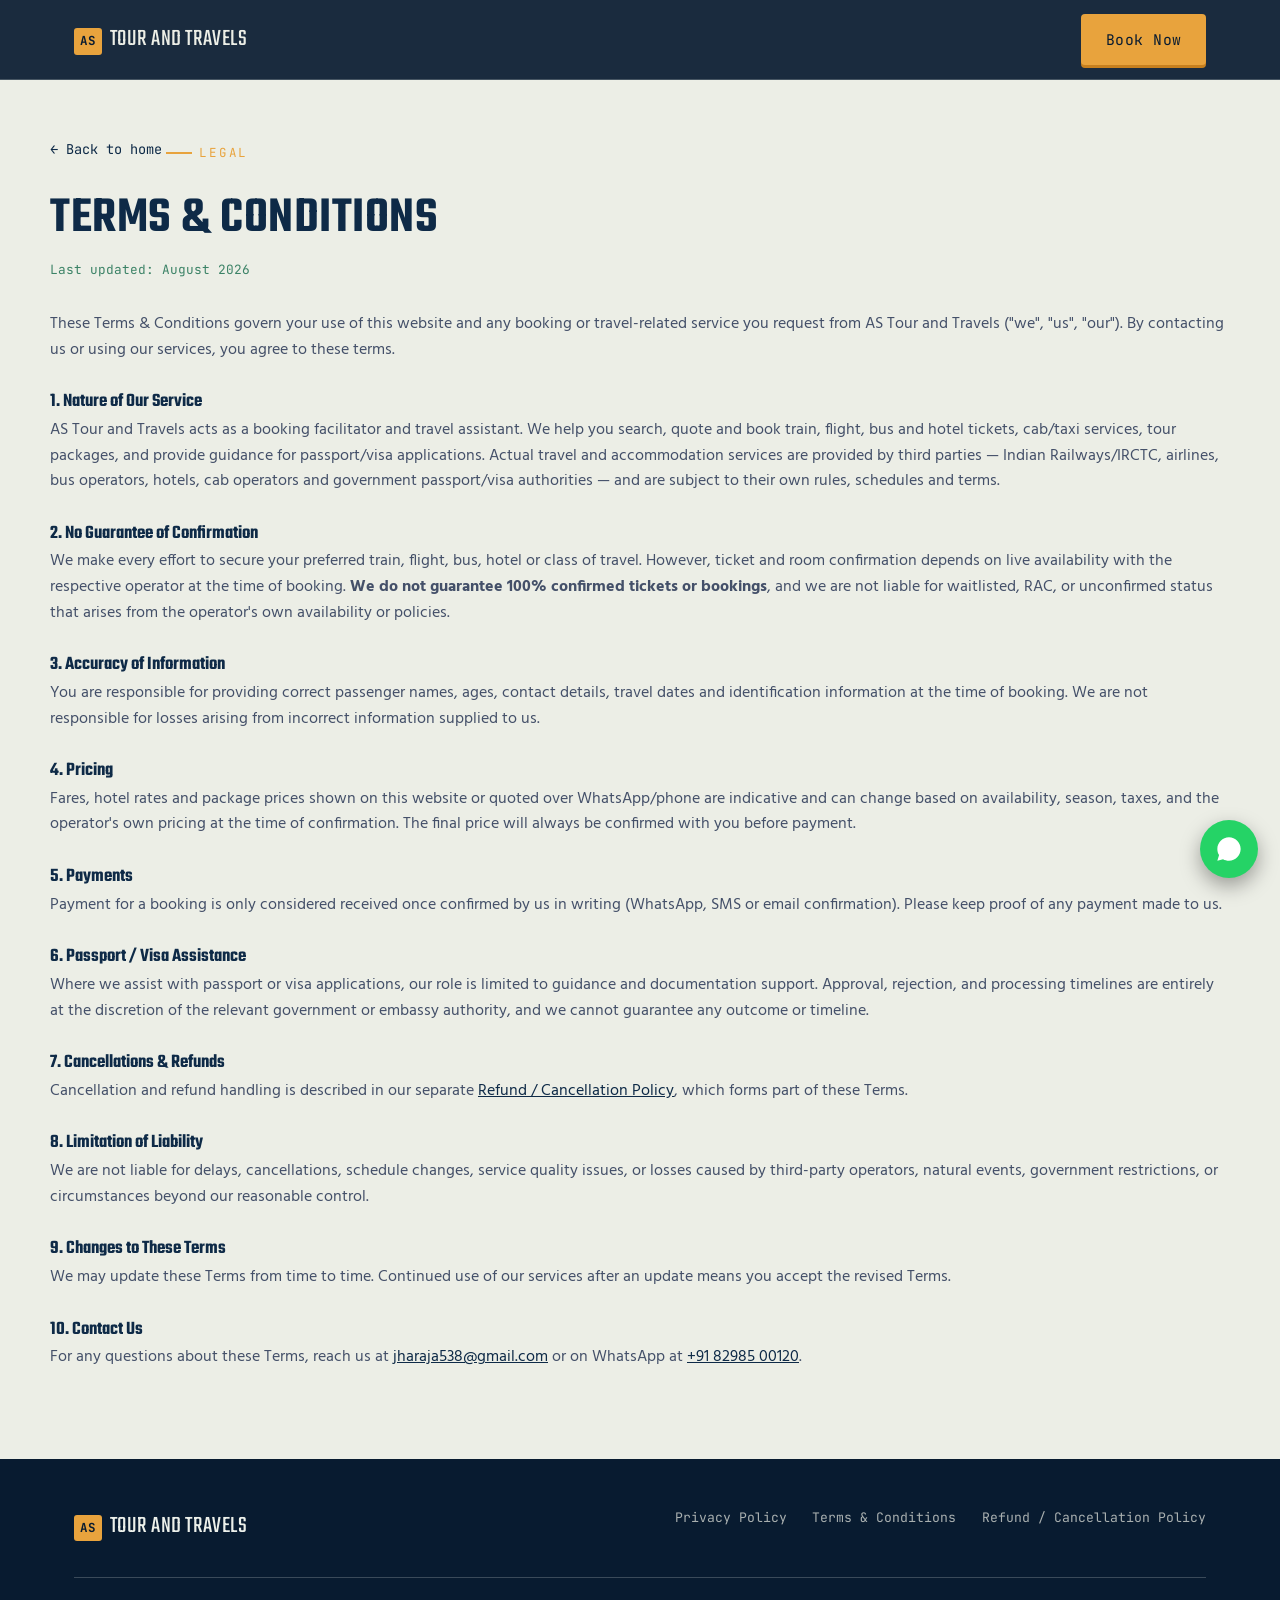
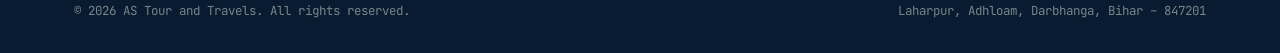
<file: terms.html>
<!DOCTYPE html>
<html lang="en">
<head>
<meta charset="UTF-8">
<meta name="viewport" content="width=device-width, initial-scale=1.0">
<title>Terms &amp; Conditions — AS Tour and Travels</title>
<link rel="preconnect" href="https://fonts.googleapis.com">
<link rel="preconnect" href="https://fonts.gstatic.com" crossorigin>
<link href="https://fonts.googleapis.com/css2?family=Teko:wght@500;600;700&family=Hind:wght@400;500;600&family=JetBrains+Mono:wght@400;500;700&display=swap" rel="stylesheet">
<link rel="stylesheet" href="style.css">
<noscript><style>.reveal{opacity:1 !important;transform:none !important;}</style></noscript>
</head>
<body class="policy-page">

<header class="nav">
  <div class="container">
    <a href="index.html" class="brand">
      <span class="brand-mark">AS</span>
      <span class="brand-name">Tour and Travels</span>
    </a>
    <div class="nav-cta">
      <a class="btn btn-primary" href="https://wa.me/918298500120?text=Namaste%20AS%20Tour%20and%20Travels%2C%20mujhe%20booking%20ke%20baare%20mein%20jaankari%20chahiye." target="_blank" rel="noopener">Book Now</a>
    </div>
  </div>
</header>

<main class="container">
  <a class="policy-back" href="index.html">← Back to home</a>
  <span class="eyebrow">Legal</span>
  <h2>Terms &amp; Conditions</h2>
  <span class="policy-updated">Last updated: August 2026</span>

  <p>These Terms &amp; Conditions govern your use of this website and any booking or travel-related service you request from AS Tour and Travels ("we", "us", "our"). By contacting us or using our services, you agree to these terms.</p>

  <h3>1. Nature of Our Service</h3>
  <p>AS Tour and Travels acts as a booking facilitator and travel assistant. We help you search, quote and book train, flight, bus and hotel tickets, cab/taxi services, tour packages, and provide guidance for passport/visa applications. Actual travel and accommodation services are provided by third parties — Indian Railways/IRCTC, airlines, bus operators, hotels, cab operators and government passport/visa authorities — and are subject to their own rules, schedules and terms.</p>

  <h3>2. No Guarantee of Confirmation</h3>
  <p>We make every effort to secure your preferred train, flight, bus, hotel or class of travel. However, ticket and room confirmation depends on live availability with the respective operator at the time of booking. <strong>We do not guarantee 100% confirmed tickets or bookings</strong>, and we are not liable for waitlisted, RAC, or unconfirmed status that arises from the operator's own availability or policies.</p>

  <h3>3. Accuracy of Information</h3>
  <p>You are responsible for providing correct passenger names, ages, contact details, travel dates and identification information at the time of booking. We are not responsible for losses arising from incorrect information supplied to us.</p>

  <h3>4. Pricing</h3>
  <p>Fares, hotel rates and package prices shown on this website or quoted over WhatsApp/phone are indicative and can change based on availability, season, taxes, and the operator's own pricing at the time of confirmation. The final price will always be confirmed with you before payment.</p>

  <h3>5. Payments</h3>
  <p>Payment for a booking is only considered received once confirmed by us in writing (WhatsApp, SMS or email confirmation). Please keep proof of any payment made to us.</p>

  <h3>6. Passport / Visa Assistance</h3>
  <p>Where we assist with passport or visa applications, our role is limited to guidance and documentation support. Approval, rejection, and processing timelines are entirely at the discretion of the relevant government or embassy authority, and we cannot guarantee any outcome or timeline.</p>

  <h3>7. Cancellations &amp; Refunds</h3>
  <p>Cancellation and refund handling is described in our separate <a href="refund-policy.html" style="color:var(--navy);text-decoration:underline">Refund / Cancellation Policy</a>, which forms part of these Terms.</p>

  <h3>8. Limitation of Liability</h3>
  <p>We are not liable for delays, cancellations, schedule changes, service quality issues, or losses caused by third-party operators, natural events, government restrictions, or circumstances beyond our reasonable control.</p>

  <h3>9. Changes to These Terms</h3>
  <p>We may update these Terms from time to time. Continued use of our services after an update means you accept the revised Terms.</p>

  <h3>10. Contact Us</h3>
  <p>For any questions about these Terms, reach us at <a href="mailto:jharaja538@gmail.com" style="color:var(--navy);text-decoration:underline">jharaja538@gmail.com</a> or on WhatsApp at <a href="https://wa.me/918298500120" target="_blank" rel="noopener" style="color:var(--navy);text-decoration:underline">+91 82985 00120</a>.</p>
</main>

<footer>
  <div class="container">
    <div class="footer-top">
      <a href="index.html" class="brand">
        <span class="brand-mark">AS</span>
        <span class="brand-name" style="color:#ECF0EA">Tour and Travels</span>
      </a>
      <nav class="footer-links">
        <a href="privacy-policy.html">Privacy Policy</a>
        <a href="terms.html">Terms &amp; Conditions</a>
        <a href="refund-policy.html">Refund / Cancellation Policy</a>
      </nav>
    </div>
    <div class="footer-bottom">
      <span>© <span data-year></span> AS Tour and Travels. All rights reserved.</span>
      <span>Laharpur, Adhloam, Darbhanga, Bihar – 847201</span>
    </div>
  </div>
</footer>

<a class="fab-whatsapp" target="_blank" rel="noopener" aria-label="Chat on WhatsApp"
   href="https://wa.me/918298500120?text=Namaste%2C%20mujhe%20booking%20ke%20baare%20mein%20jaankari%20chahiye.">
  <svg viewBox="0 0 24 24" fill="#fff" aria-hidden="true"><path d="M17.5 14.4c-.3-.1-1.6-.8-1.9-.9-.2-.1-.4-.1-.6.1-.2.3-.7.9-.8 1-.2.2-.3.2-.5.1-.3-.1-1.2-.4-2.3-1.4-.8-.7-1.4-1.6-1.6-1.9-.2-.3 0-.5.1-.6.1-.1.3-.3.4-.5.1-.1.2-.3.3-.4.1-.2 0-.3 0-.5C11.5 9.9 11 8.7 10.8 8.2c-.2-.5-.4-.4-.6-.4h-.5c-.2 0-.5.1-.7.3-.2.3-.9.9-.9 2.1 0 1.2.9 2.4 1 2.6.1.2 1.8 2.8 4.4 3.9.6.3 1.1.4 1.5.5.6.2 1.2.2 1.6.1.5-.1 1.6-.6 1.8-1.3.2-.6.2-1.2.2-1.3-.1-.1-.2-.2-.5-.3zM12 2C6.5 2 2 6.5 2 12c0 1.9.5 3.6 1.5 5.2L2 22l4.9-1.3C8.4 21.5 10.1 22 12 22c5.5 0 10-4.5 10-10S17.5 2 12 2z"/></svg>
</a>

<script src="script.js"></script>
</body>
</html>
</file>
<file: style.css>
/* ==========================================================================
   AS TOUR AND TRAVELS — stylesheet
   Design concept: "the departure board" — Indian Railways ticket-counter
   energy. Deep night-journey navy, marigold signal-lamp accent, ticket-stub
   cards with a perforated edge, condensed departure-board headings.
   ========================================================================== */

:root {
  /* ---- color tokens ---- */
  --navy-deep: #081b30;
  --navy: #0e2a47;
  --navy-soft: #16375a;
  --paper: #eceee6;
  --paper-2: #e2e6db;
  --ink: #16233a;
  --ink-soft: #445069;
  --marigold: #e8a33d;
  --marigold-deep: #c67f1e;
  --confirmed: #3b8266;
  --line-on-dark: rgba(237, 240, 233, 0.22);
  --line-on-light: rgba(15, 35, 60, 0.16);
  --paper-shadow: rgba(8, 27, 48, 0.14);

  /* ---- type tokens ---- */
  --font-display: "Teko", "Noto Sans Devanagari", sans-serif;
  --font-body: "Hind", "Noto Sans Devanagari", sans-serif;
  --font-mono: "JetBrains Mono", ui-monospace, monospace;

  --radius: 4px;
}

* { box-sizing: border-box; }
html { scroll-behavior: smooth; }

@media (prefers-reduced-motion: reduce) {
  html { scroll-behavior: auto; }
  *, *::before, *::after {
    animation-duration: 0.001ms !important;
    animation-iteration-count: 1 !important;
    transition-duration: 0.001ms !important;
    scroll-behavior: auto !important;
  }
}

body {
  margin: 0;
  font-family: var(--font-body);
  color: var(--ink);
  background: var(--paper);
  font-size: 17px;
  line-height: 1.6;
}

h1, h2, h3, h4 {
  font-family: var(--font-display);
  font-weight: 600;
  letter-spacing: 0.01em;
  margin: 0 0 0.3em;
  text-transform: uppercase;
}

h1 { font-size: clamp(2.8rem, 8vw, 5.6rem); line-height: 0.95; letter-spacing: 0.005em; }
h2 { font-size: clamp(2.1rem, 5vw, 3.2rem); line-height: 1; }
h3 { font-size: clamp(1.4rem, 3vw, 1.7rem); line-height: 1.05; }

p { margin: 0 0 1em; }
a { color: inherit; text-decoration: none; }
img { max-width: 100%; display: block; }

.eyebrow {
  font-family: var(--font-mono);
  font-size: 0.78rem;
  letter-spacing: 0.22em;
  text-transform: uppercase;
  color: var(--marigold);
  display: inline-flex;
  align-items: center;
  gap: 0.6em;
  margin-bottom: 0.9em;
}
.eyebrow::before {
  content: "";
  width: 26px;
  height: 2px;
  background: var(--marigold);
  display: inline-block;
}

.container {
  width: 100%;
  max-width: 1180px;
  margin: 0 auto;
  padding: 0 1.5rem;
}

section { padding: 5.5rem 0; position: relative; }
@media (max-width: 640px) { section { padding: 3.6rem 0; } }

.section-dark { background: var(--navy); color: var(--paper); }
.section-dark .eyebrow { color: var(--marigold); }
.section-dark p { color: rgba(236, 238, 230, 0.82); }

/* ---- ticket perforation divider (signature motif) ---- */
.perforated-top,
.perforated-bottom {
  position: relative;
}
.perforated-top::before,
.perforated-bottom::after {
  content: "";
  position: absolute;
  left: 0;
  right: 0;
  height: 14px;
  background-image: radial-gradient(circle, var(--paper) 6px, transparent 6.5px);
  background-size: 28px 14px;
  background-repeat: repeat-x;
  background-position: center;
  z-index: 2;
}
.perforated-top::before { top: -7px; }
.perforated-bottom::after { bottom: -7px; }
.section-dark.perforated-top::before,
.section-dark.perforated-bottom::after { background-image: radial-gradient(circle, var(--navy) 6px, transparent 6.5px); }

/* ==========================================================================
   Buttons
   ========================================================================== */

.btn {
  display: inline-flex;
  align-items: center;
  gap: 0.55em;
  font-family: var(--font-mono);
  font-size: 0.92rem;
  letter-spacing: 0.03em;
  padding: 0.85em 1.6em;
  border-radius: var(--radius);
  border: 1.5px solid transparent;
  cursor: pointer;
  transition: transform 0.18s ease, box-shadow 0.18s ease, background 0.18s ease, color 0.18s ease, border-color .18s ease;
  white-space: nowrap;
}
.btn:active { transform: translateY(1px); }
.btn:focus-visible { outline: 2px solid var(--marigold); outline-offset: 3px; }

.btn-primary {
  background: var(--marigold);
  color: var(--navy-deep);
  box-shadow: 0 3px 0 var(--marigold-deep);
}
.btn-primary:hover { background: #f0b158; box-shadow: 0 3px 0 var(--marigold-deep); transform: translateY(-2px); }

.btn-whatsapp {
  background: #1f6b4d;
  color: #f2f7f2;
  box-shadow: 0 3px 0 #144a35;
}
.btn-whatsapp:hover { background: #257d5b; transform: translateY(-2px); }

.btn-outline {
  background: transparent;
  border-color: var(--line-on-dark);
  color: var(--paper);
}
.btn-outline:hover { border-color: var(--marigold); color: var(--marigold); }

.btn-block { width: 100%; justify-content: center; }

/* ==========================================================================
   Nav
   ========================================================================== */

.nav {
  position: sticky;
  top: 0;
  z-index: 50;
  background: rgba(8, 27, 48, 0.92);
  backdrop-filter: blur(6px);
  border-bottom: 1px solid var(--line-on-dark);
}
.nav .container {
  display: flex;
  align-items: center;
  justify-content: space-between;
  padding-top: 0.9rem;
  padding-bottom: 0.9rem;
}
.brand {
  display: flex;
  align-items: baseline;
  gap: 0.5rem;
  color: var(--paper);
}
.brand-mark {
  font-family: var(--font-mono);
  background: var(--marigold);
  color: var(--navy-deep);
  font-size: 0.78rem;
  font-weight: 700;
  padding: 0.25em 0.5em;
  border-radius: 3px;
  letter-spacing: 0.05em;
}
.brand-name {
  font-family: var(--font-display);
  text-transform: uppercase;
  font-size: 1.5rem;
  letter-spacing: 0.02em;
}
.nav-links {
  display: flex;
  align-items: center;
  gap: 1.9rem;
  font-family: var(--font-mono);
  font-size: 0.85rem;
  letter-spacing: 0.02em;
}
.nav-links a { color: rgba(236, 238, 230, 0.78); transition: color 0.15s ease; }
.nav-links a:hover { color: var(--marigold); }
.nav-cta { display: flex; gap: 0.7rem; }
.nav-toggle { display: none; }

@media (max-width: 900px) {
  .nav-links { display: none; }
  .nav-toggle {
    display: inline-flex;
    background: none;
    border: 1px solid var(--line-on-dark);
    color: var(--paper);
    padding: 0.5em 0.7em;
    border-radius: var(--radius);
  }
  .nav-cta .btn-outline { display: none; }
}

/* ==========================================================================
   Hero
   ========================================================================== */

.hero {
  background: var(--navy);
  color: var(--paper);
  padding-top: 4.5rem;
  padding-bottom: 3rem;
  overflow: hidden;
  position: relative;
}
.hero::after {
  content: "";
  position: absolute;
  inset: 0;
  background-image:
    linear-gradient(rgba(232,163,61,0.05) 1px, transparent 1px),
    linear-gradient(90deg, rgba(232,163,61,0.05) 1px, transparent 1px);
  background-size: 44px 44px;
  pointer-events: none;
}
.hero .container { position: relative; z-index: 1; }

.hero-tag {
  font-family: var(--font-mono);
  color: var(--marigold);
  font-size: 0.85rem;
  letter-spacing: 0.18em;
  text-transform: uppercase;
  margin-bottom: 1.2rem;
  opacity: 0;
  animation: fadeUp 0.7s ease 0.05s forwards;
}
.hero h1 {
  opacity: 0;
  animation: fadeUp 0.8s ease 0.18s forwards;
}
.hero h1 .accent { color: var(--marigold); }
.hero-sub {
  font-family: var(--font-body);
  font-size: 1.15rem;
  max-width: 44ch;
  color: rgba(236, 238, 230, 0.85);
  margin-top: 1rem;
  opacity: 0;
  animation: fadeUp 0.8s ease 0.32s forwards;
}
.hero-sub .hi { display: block; font-size: 1rem; color: rgba(236,238,230,0.62); margin-top: 0.35rem; }

.hero-actions {
  display: flex;
  flex-wrap: wrap;
  gap: 1rem;
  margin-top: 2.1rem;
  opacity: 0;
  animation: fadeUp 0.8s ease 0.46s forwards;
}

@keyframes fadeUp {
  from { opacity: 0; transform: translateY(18px); }
  to { opacity: 1; transform: translateY(0); }
}

/* ---- animated route (signature element) ---- */
.route {
  margin-top: 3.6rem;
  opacity: 0;
  animation: fadeUp 0.9s ease 0.6s forwards;
}
.route-svg { width: 100%; height: auto; display: block; }
.route-line {
  fill: none;
  stroke: var(--line-on-dark);
  stroke-width: 2;
  stroke-dasharray: 6 8;
}
.route-line-progress {
  fill: none;
  stroke: var(--marigold);
  stroke-width: 2;
  stroke-dasharray: 620;
  stroke-dashoffset: 620;
  animation: draw 3.2s ease-in-out infinite;
}
@keyframes draw {
  0% { stroke-dashoffset: 620; }
  45% { stroke-dashoffset: 0; }
  70% { stroke-dashoffset: 0; }
  100% { stroke-dashoffset: -620; }
}
.route-node circle {
  fill: var(--navy);
  stroke: var(--line-on-dark);
  stroke-width: 2;
}
.route-node text {
  font-family: var(--font-mono);
  font-size: 11px;
  fill: rgba(236, 238, 230, 0.75);
  text-transform: uppercase;
  letter-spacing: 0.05em;
}
.route-node .emoji { font-size: 18px; }
.route-dot {
  fill: var(--marigold);
  filter: drop-shadow(0 0 6px rgba(232,163,61,0.9));
}

/* ==========================================================================
   Ticket-stub cards (signature card style, reused across sections)
   ========================================================================== */

.ticket {
  background: var(--paper);
  color: var(--ink);
  border-radius: var(--radius);
  position: relative;
  box-shadow: 0 10px 24px var(--paper-shadow);
  border: 1px solid var(--line-on-light);
  overflow: hidden;
}
.ticket-stub {
  border-top: 2px dashed rgba(15,35,60,0.22);
  position: relative;
}
.ticket-stub::before,
.ticket-stub::after {
  content: "";
  position: absolute;
  top: -9px;
  width: 18px;
  height: 18px;
  background: var(--paper);
  border-radius: 50%;
  border: 1px solid var(--line-on-light);
}
.ticket-stub::before { left: -9px; }
.ticket-stub::after { right: -9px; }

.on-dark .ticket { background: var(--paper); }

/* ==========================================================================
   Services
   ========================================================================== */

.services-grid {
  display: grid;
  grid-template-columns: repeat(auto-fit, minmax(230px, 1fr));
  gap: 1.4rem;
  margin-top: 2.6rem;
}
.service-card {
  padding: 1.8rem 1.6rem 1.5rem;
  display: flex;
  flex-direction: column;
  gap: 0.5rem;
  transition: transform 0.2s ease, box-shadow 0.2s ease;
}
.service-card:hover { transform: translateY(-5px); box-shadow: 0 16px 30px var(--paper-shadow); }
.service-icon { font-size: 2.1rem; line-height: 1; }
.service-card h3 { margin-top: 0.3rem; }
.service-card p { color: var(--ink-soft); font-size: 0.96rem; flex-grow: 1; }
.service-link {
  font-family: var(--font-mono);
  font-size: 0.82rem;
  color: var(--confirmed);
  border-top: 1px dashed var(--line-on-light);
  padding-top: 0.8rem;
  margin-top: 0.4rem;
  display: inline-flex;
  align-items: center;
  gap: 0.4em;
}
.service-link:hover { color: var(--marigold-deep); }

/* ==========================================================================
   Packages
   ========================================================================== */

.packages-grid {
  display: grid;
  grid-template-columns: repeat(auto-fit, minmax(260px, 1fr));
  gap: 1.6rem;
  margin-top: 2.6rem;
}
.package-card { padding: 0; display: flex; flex-direction: column; }
.package-head {
  padding: 1.5rem 1.6rem 1.1rem;
  background: linear-gradient(135deg, var(--navy-soft), var(--navy));
  color: var(--paper);
}
.package-days {
  font-family: var(--font-mono);
  font-size: 0.78rem;
  letter-spacing: 0.08em;
  color: var(--marigold);
  text-transform: uppercase;
}
.package-body { padding: 1.4rem 1.6rem 1.6rem; display: flex; flex-direction: column; gap: 0.9rem; flex-grow: 1; }
.package-price {
  font-family: var(--font-mono);
  font-size: 1.5rem;
  color: var(--navy);
}
.package-price span { font-size: 0.8rem; color: var(--ink-soft); font-family: var(--font-body); }
.package-includes { list-style: none; margin: 0; padding: 0; font-size: 0.92rem; color: var(--ink-soft); display: flex; flex-direction: column; gap: 0.35rem; }
.package-includes li::before { content: "✓ "; color: var(--confirmed); font-family: var(--font-mono); }
.package-body .btn { margin-top: auto; }

/* ==========================================================================
   Train booking (ticket counter form)
   ========================================================================== */

.counter {
  display: grid;
  grid-template-columns: minmax(0, 1fr) minmax(280px, 380px);
  gap: 0;
  margin-top: 2.6rem;
  border-radius: var(--radius);
  overflow: hidden;
  box-shadow: 0 16px 34px var(--paper-shadow);
}
@media (max-width: 860px) { .counter { grid-template-columns: 1fr; } }

.counter-form {
  background: var(--paper);
  padding: 2.2rem;
}
.form-row { display: grid; grid-template-columns: 1fr 1fr; gap: 1rem; }
.field { margin-bottom: 1.1rem; }
.field label {
  display: block;
  font-family: var(--font-mono);
  font-size: 0.76rem;
  letter-spacing: 0.08em;
  text-transform: uppercase;
  color: var(--ink-soft);
  margin-bottom: 0.4rem;
}
.field input,
.field select {
  width: 100%;
  font-family: var(--font-body);
  font-size: 1rem;
  padding: 0.75em 0.85em;
  border-radius: 3px;
  border: 1.5px solid var(--line-on-light);
  background: #fff;
  color: var(--ink);
}
.field input:focus,
.field select:focus {
  outline: none;
  border-color: var(--marigold);
  box-shadow: 0 0 0 3px rgba(232,163,61,0.2);
}
@media (max-width: 520px) { .form-row { grid-template-columns: 1fr; } }

.counter-side {
  background: var(--navy);
  color: var(--paper);
  padding: 2.2rem;
  display: flex;
  flex-direction: column;
  justify-content: center;
  gap: 1.1rem;
}
.counter-side h4 { font-family: var(--font-display); text-transform: uppercase; font-size: 1.3rem; margin: 0; }
.counter-side p { font-size: 0.92rem; color: rgba(236,238,230,0.78); margin: 0; }
.notice {
  font-family: var(--font-mono);
  font-size: 0.8rem;
  line-height: 1.5;
  border-left: 3px solid var(--marigold);
  padding: 0.7rem 0.9rem;
  background: rgba(232,163,61,0.08);
  color: rgba(236,238,230,0.88);
}

/* ==========================================================================
   Why choose us
   ========================================================================== */

.why-grid {
  display: grid;
  grid-template-columns: repeat(auto-fit, minmax(230px, 1fr));
  gap: 1.4rem;
  margin-top: 2.6rem;
}
.why-card {
  padding: 1.7rem 1.5rem;
  background: rgba(236,238,230,0.05);
  border: 1px solid var(--line-on-dark);
  border-radius: var(--radius);
  transition: border-color 0.2s ease, transform 0.2s ease;
}
.why-card:hover { border-color: var(--marigold); transform: translateY(-4px); }
.why-num {
  font-family: var(--font-mono);
  color: var(--marigold);
  font-size: 0.85rem;
  display: block;
  margin-bottom: 0.6rem;
}
.why-card h3 { font-size: 1.25rem; margin-bottom: 0.4rem; }
.why-card p { font-size: 0.92rem; margin: 0; }

/* ==========================================================================
   About
   ========================================================================== */

.about-grid {
  display: grid;
  grid-template-columns: 1.1fr 0.9fr;
  gap: 3rem;
  margin-top: 2.6rem;
  align-items: start;
}
@media (max-width: 860px) { .about-grid { grid-template-columns: 1fr; gap: 2.2rem; } }

.addr-block {
  padding: 1.3rem 1.4rem;
  border-radius: var(--radius);
  border: 1px solid var(--line-on-light);
  background: #fff;
  margin-bottom: 1rem;
}
.addr-block .lbl {
  font-family: var(--font-mono);
  font-size: 0.74rem;
  letter-spacing: 0.08em;
  text-transform: uppercase;
  color: var(--confirmed);
  display: block;
  margin-bottom: 0.5rem;
}
.addr-block p { margin: 0; font-size: 0.95rem; color: var(--ink-soft); }
.map-frame {
  border-radius: var(--radius);
  overflow: hidden;
  border: 1px solid var(--line-on-light);
  box-shadow: 0 10px 24px var(--paper-shadow);
  height: 320px;
}
.map-frame iframe { width: 100%; height: 100%; border: 0; }

/* ==========================================================================
   Contact
   ========================================================================== */

.contact-grid {
  display: grid;
  grid-template-columns: repeat(auto-fit, minmax(230px, 1fr));
  gap: 1.4rem;
  margin-top: 2.6rem;
}
.contact-card {
  padding: 1.6rem;
  background: rgba(236,238,230,0.05);
  border: 1px solid var(--line-on-dark);
  border-radius: var(--radius);
  display: flex;
  flex-direction: column;
  gap: 0.6rem;
  transition: border-color .2s ease, transform .2s ease;
}
.contact-card:hover { border-color: var(--marigold); transform: translateY(-4px); }
.contact-icon { font-size: 1.6rem; }
.contact-card .lbl { font-family: var(--font-mono); font-size: 0.75rem; letter-spacing: 0.06em; text-transform: uppercase; color: var(--marigold); }
.contact-card .val { font-size: 1.02rem; word-break: break-word; }

/* ==========================================================================
   Footer
   ========================================================================== */

footer {
  background: var(--navy-deep);
  color: rgba(236,238,230,0.7);
  padding: 3rem 0 2rem;
  font-size: 0.9rem;
}
.footer-top {
  display: flex;
  justify-content: space-between;
  flex-wrap: wrap;
  gap: 2rem;
  padding-bottom: 2rem;
  border-bottom: 1px solid var(--line-on-dark);
}
.footer-links { display: flex; gap: 1.6rem; flex-wrap: wrap; font-family: var(--font-mono); font-size: 0.82rem; }
.footer-links a:hover { color: var(--marigold); }
.footer-bottom {
  padding-top: 1.4rem;
  display: flex;
  justify-content: space-between;
  flex-wrap: wrap;
  gap: 0.8rem;
  font-family: var(--font-mono);
  font-size: 0.78rem;
  color: rgba(236,238,230,0.5);
}

/* ==========================================================================
   Floating WhatsApp button
   ========================================================================== */

.fab-whatsapp {
  position: fixed;
  bottom: 22px;
  right: 22px;
  z-index: 60;
  width: 58px;
  height: 58px;
  border-radius: 50%;
  background: #25d366;
  display: flex;
  align-items: center;
  justify-content: center;
  box-shadow: 0 8px 20px rgba(0,0,0,0.35);
  animation: pulse 2.4s ease-in-out infinite;
}
.fab-whatsapp svg { width: 28px; height: 28px; }
@keyframes pulse {
  0%, 100% { box-shadow: 0 8px 20px rgba(0,0,0,0.35), 0 0 0 0 rgba(37,211,102,0.5); }
  50% { box-shadow: 0 8px 20px rgba(0,0,0,0.35), 0 0 0 10px rgba(37,211,102,0); }
}

/* ==========================================================================
   Scroll reveal
   ========================================================================== */

.reveal { opacity: 0; transform: translateY(22px); transition: opacity 0.6s ease, transform 0.6s ease; }
.reveal.is-visible { opacity: 1; transform: translateY(0); }

/* ==========================================================================
   Simple pages (policy pages)
   ========================================================================== */

.policy-page main { padding: 3.5rem 0 4.5rem; }
.policy-page h2 { color: var(--navy); }
.policy-page h3 { color: var(--navy); margin-top: 1.8rem; font-size: 1.2rem; text-transform: none; letter-spacing: 0; }
.policy-page p, .policy-page li { color: var(--ink-soft); font-size: 1rem; }
.policy-page ul { padding-left: 1.3rem; }
.policy-updated { font-family: var(--font-mono); font-size: 0.8rem; color: var(--confirmed); margin-bottom: 2rem; display: block; }
.policy-back { display: inline-block; margin-bottom: 2rem; font-family: var(--font-mono); font-size: 0.85rem; color: var(--navy); }
.policy-back:hover { color: var(--marigold-deep); }
</file>
